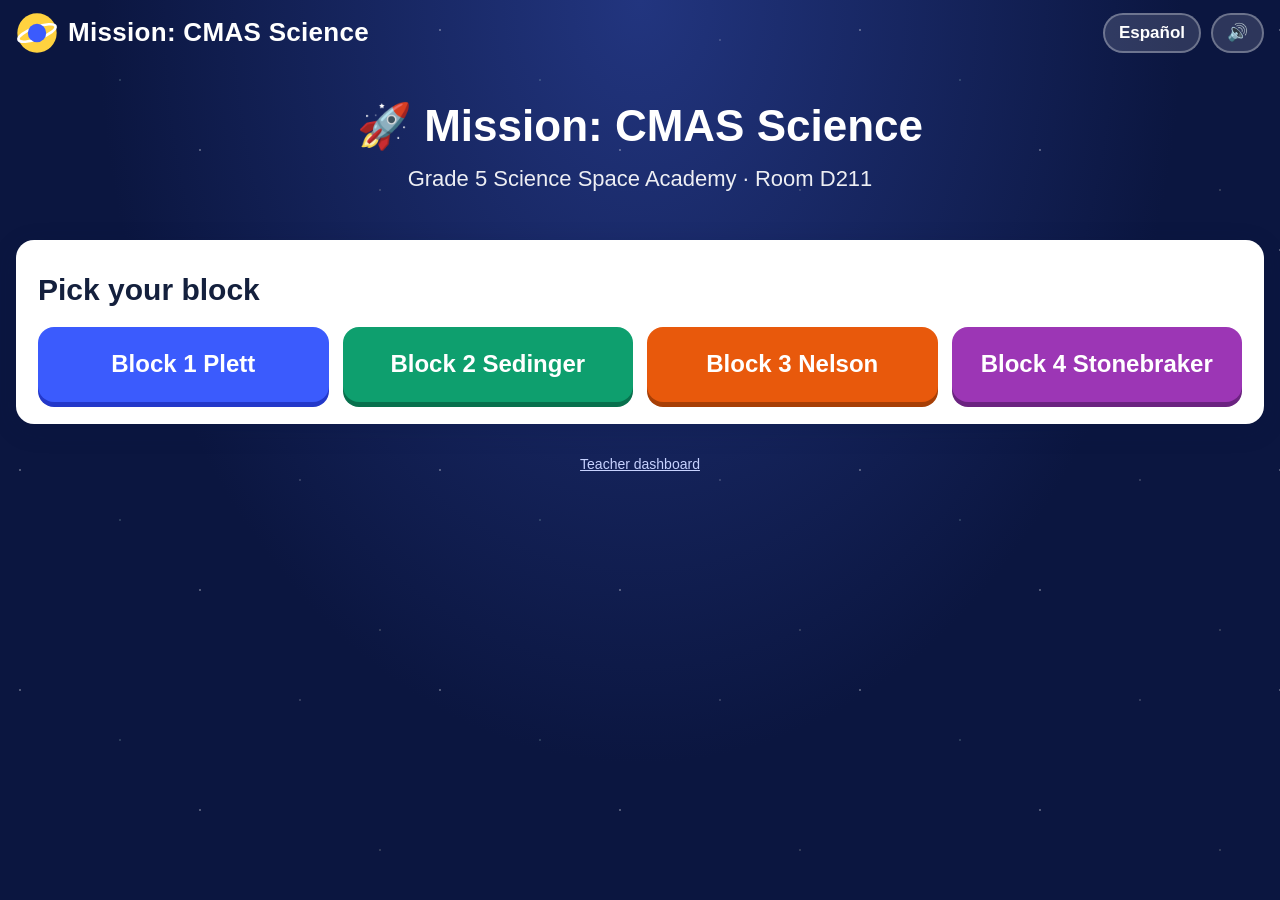
<file: index.html>
<!doctype html>
<html lang="en">
<head>
<meta charset="utf-8">
<meta name="viewport" content="width=device-width,initial-scale=1">
<meta name="referrer" content="no-referrer">
<title>Mission: CMAS Science · Room D211</title>
<link rel="icon" href="data:image/svg+xml,<svg xmlns='http://www.w3.org/2000/svg' viewBox='0 0 64 64'><circle cx='32' cy='32' r='30' fill='%23ffd23f'/><circle cx='32' cy='32' r='14' fill='%233b5bfd'/></svg>">
<link rel="stylesheet" href="css/style.css">
</head>
<body>
<main id="app" aria-live="polite"><p style="color:#fff;text-align:center;margin-top:20vh;font-size:24px">Loading mission…</p></main>
<noscript><p style="color:#fff">This site needs JavaScript turned on.</p></noscript>
<script src="config/settings.js"></script>
<script src="config/roster.js"></script>
<script src="config/numbering.js"></script>
<script src="config/videos.js"></script>
<script src="js/data.js"></script>
<script src="js/i18n.js"></script>
<script src="js/sound.js"></script>
<script src="js/doors.js"></script>
<script src="js/store.js"></script>
<script src="js/mydata.js"></script>
<script src="js/app.js"></script>
</body>
</html>
</file>
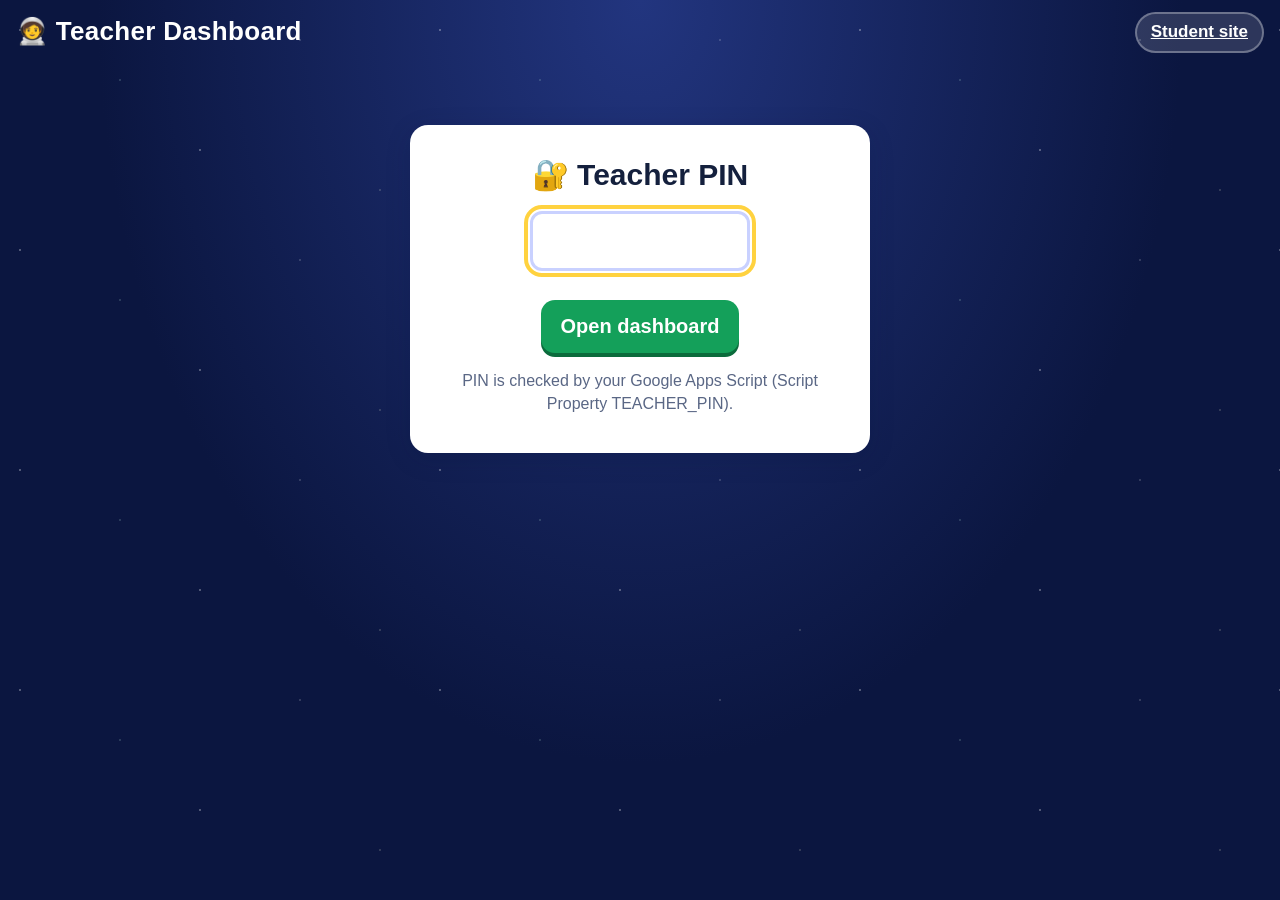
<file: teacher.html>
<!doctype html>
<html lang="en">
<head>
<meta charset="utf-8">
<meta name="viewport" content="width=device-width,initial-scale=1">
<meta name="referrer" content="no-referrer">
<title>Teacher Dashboard · Mission: CMAS Science</title>
<link rel="icon" href="data:image/svg+xml,<svg xmlns='http://www.w3.org/2000/svg' viewBox='0 0 64 64'><circle cx='32' cy='32' r='30' fill='%23ffd23f'/><circle cx='32' cy='32' r='14' fill='%233b5bfd'/></svg>">
<link rel="stylesheet" href="css/style.css">
</head>
<body>
<main id="app" aria-live="polite"><p style="color:#fff;text-align:center;margin-top:20vh;font-size:24px">Loading mission…</p></main>
<noscript><p style="color:#fff">This site needs JavaScript turned on.</p></noscript>
<script src="config/settings.js"></script>
<script src="config/roster.js"></script>
<script src="config/numbering.js"></script>
<script src="config/videos.js"></script>
<script src="js/data.js"></script>
<script src="js/i18n.js"></script>
<script src="js/sound.js"></script>
<script src="js/doors.js"></script>
<script src="js/store.js"></script>
<script src="js/mydata.js"></script>
<script src="js/teacher2.js"></script>
<script src="js/teacher.js"></script>
</body>
</html>
</file>
<file: css/style.css>
:root{--bg:#0b1640;--bg2:#13235e;--card:#ffffff;--ink:#14203d;--muted:#5a6785;--pri:#3b5bfd;--pri2:#2338c9;--ok:#14a05a;--okbg:#e3f8ec;--no:#d9480f;--nobg:#fff0e6;
--ess:#0e7490;--ps:#b45309;--ls:#15803d;--strat:#7c3aed;--map:#be185d;--gold:#f5b400;--r:18px;--sh:0 6px 24px rgba(10,20,60,.18)}
*{box-sizing:border-box}
html,body{margin:0;padding:0}
html{background:#0b1240}
body{font-family:"Atkinson Hyperlegible","Segoe UI",Roboto,Arial,sans-serif;font-size:20px;line-height:1.45;color:var(--ink);
 background:radial-gradient(ellipse at top,#22357f 0%,var(--bg) 60%) fixed;min-height:100vh}
body:before{content:"";position:fixed;inset:0;pointer-events:none;z-index:0;opacity:.55;
 background-image:radial-gradient(1.5px 1.5px at 20px 30px,#fff,transparent),radial-gradient(1px 1px at 120px 80px,#cfe,transparent),radial-gradient(1.5px 1.5px at 200px 150px,#fff,transparent),radial-gradient(1px 1px at 300px 40px,#fff,transparent),radial-gradient(1px 1px at 380px 190px,#ffd,transparent);
 background-size:420px 220px}
#app{position:relative;z-index:1;max-width:1280px;margin:0 auto;padding:12px 16px 60px}
button,select,input,textarea{font:inherit}
button{cursor:pointer}
.sr{position:absolute;width:1px;height:1px;overflow:hidden;clip:rect(0 0 0 0)}
:focus-visible{outline:4px solid #ffd23f;outline-offset:2px}
/* top bar */
.top{display:flex;align-items:center;gap:10px;flex-wrap:wrap;color:#fff;margin-bottom:12px}
.brand{font-weight:800;font-size:26px;letter-spacing:.3px;display:flex;align-items:center;gap:10px}
.brand .logo{width:42px;height:42px}
.top .sp{flex:1}
.pill{background:rgba(255,255,255,.14);color:#fff;border:2px solid rgba(255,255,255,.3);border-radius:999px;padding:6px 14px;font-weight:700;font-size:17px}
.pill[aria-pressed=true]{background:#ffd23f;color:#1b1b1b;border-color:#ffd23f}
.who{font-size:17px;opacity:.95}
/* cards */
.card{background:var(--card);border-radius:var(--r);box-shadow:var(--sh);padding:22px}
.hero{color:#fff;text-align:center;padding:24px 8px}
.hero h1{font-size:44px;margin:.1em 0}
.hero p{font-size:22px;opacity:.92;margin:.2em 0 1em}
.grid{display:grid;gap:14px}
.g4{grid-template-columns:repeat(auto-fit,minmax(220px,1fr))}
.g5{grid-template-columns:repeat(auto-fill,minmax(170px,1fr))}
.big{font-size:24px;font-weight:800;padding:20px;border-radius:16px;border:0;color:#fff;background:var(--pri);box-shadow:0 5px 0 var(--pri2);transition:transform .08s}
.big:active{transform:translateY(3px);box-shadow:0 2px 0 var(--pri2)}
.big.b1{background:#3b5bfd;box-shadow:0 5px 0 #2338c9}.big.b2{background:#0e9f6e;box-shadow:0 5px 0 #08704d}.big.b3{background:#e8590c;box-shadow:0 5px 0 #a73f06}.big.b4{background:#9c36b5;box-shadow:0 5px 0 #6b2380}
.name{font-size:21px;font-weight:700;padding:16px 10px;border-radius:14px;border:3px solid #d6dcf5;background:#f6f8ff;color:var(--ink)}
.name:hover{border-color:var(--pri)}
.btn{border:0;border-radius:14px;padding:12px 20px;font-weight:800;font-size:20px;background:var(--pri);color:#fff;box-shadow:0 4px 0 var(--pri2)}
.btn:disabled{opacity:.45;cursor:not-allowed}
.btn.ghost{background:#eef1ff;color:var(--pri2);box-shadow:0 4px 0 #c9d1ff}
.btn.ok{background:var(--ok);box-shadow:0 4px 0 #0b6b3c}
.btn.warn{background:#f59f00;box-shadow:0 4px 0 #b37400;color:#1b1b1b}
.btn.sm{font-size:16px;padding:8px 12px}
.row{display:flex;gap:12px;align-items:center;flex-wrap:wrap}
.muted{color:var(--muted)}
h2{font-size:30px;margin:.2em 0 .5em}
h3{font-size:23px;margin:.6em 0 .3em}
/* mission map */
.sect{color:#fff;font-size:24px;font-weight:800;margin:22px 0 10px}
.mission{display:flex;flex-direction:column;gap:8px;text-align:left;background:#fff;border-radius:18px;border:0;padding:16px;box-shadow:var(--sh);color:var(--ink);min-height:150px;position:relative}
.mission .tag{font-size:15px;font-weight:800;text-transform:uppercase;letter-spacing:.5px}
.mission .t{font-size:20px;font-weight:800;line-height:1.25}
.mission.locked{opacity:.55;cursor:not-allowed}
.mission .stars{font-size:22px;letter-spacing:2px}
.c-ESS{color:var(--ess)}.c-PS{color:var(--ps)}.c-LS{color:var(--ls)}.c-STRAT{color:var(--strat)}.c-MAP{color:var(--map)}
.bar{height:14px;background:#e6e9f5;border-radius:99px;overflow:hidden}
.bar>i{display:block;height:100%;background:linear-gradient(90deg,#3b5bfd,#22c3ee);border-radius:99px;transition:width .5s}
.bar.lv-m>i{background:linear-gradient(90deg,#f5b400,#ffdd55)}.bar.lv-p>i{background:linear-gradient(90deg,#14a05a,#5ee08f)}
/* question screen */
.qhead{display:flex;flex-wrap:wrap;gap:10px;align-items:center;color:#fff;margin-bottom:8px}
.qhead .lab{font-size:22px;font-weight:800}
.chip{display:inline-block;font-size:15px;font-weight:800;border-radius:999px;padding:4px 12px;background:#eef1ff;color:var(--pri2)}
.chip.src-cmas{background:#e0f2fe;color:#075985}.chip.src-nwea_sample{background:#fce7f3;color:#9d174d}.chip.src-original{background:#fdf2f8;color:#9d174d}.chip.src-strategy{background:#ede9fe;color:#5b21b6}
.progress{flex:1;min-width:200px;height:18px;background:rgba(255,255,255,.2);border-radius:99px;overflow:hidden}
.progress>i{display:block;height:100%;background:linear-gradient(90deg,#ffd23f,#ff8f3f);transition:width .4s}
.qwrap{display:grid;grid-template-columns:minmax(0,1.25fr) minmax(0,1fr);gap:16px}
@media (max-width:980px){.qwrap{grid-template-columns:1fr}}
.official{background:#fff;border-radius:var(--r);box-shadow:var(--sh);padding:14px;overflow:auto;max-height:78vh}
.official img{width:100%;height:auto;display:block;border-radius:8px}
.official.zoom img{width:150%}
.langtabs{display:flex;gap:8px;margin-bottom:8px;flex-wrap:wrap}
.panel{background:#fff;border-radius:var(--r);box-shadow:var(--sh);padding:18px;align-self:start}
.stem{font-size:21px;margin:0 0 12px}
.choice{display:flex;gap:12px;align-items:flex-start;width:100%;text-align:left;border:3px solid #d6dcf5;background:#f8f9ff;border-radius:14px;padding:12px 14px;margin:8px 0;font-size:20px;color:var(--ink)}
.choice .L{flex:none;width:40px;height:40px;border-radius:50%;display:grid;place-items:center;font-weight:900;background:#e4e8ff;color:var(--pri2)}
.choice[aria-pressed=true]{border-color:var(--pri);background:#eef1ff}
.choice[aria-pressed=true] .L{background:var(--pri);color:#fff}
.choice .es{display:block;font-size:17px;color:#7a4b00;margin-top:3px}
.choice.struck{opacity:.45;text-decoration:line-through}
.blank{margin:10px 0;padding:10px;border-radius:12px;background:#f8f9ff;border:2px solid #e3e7fb}
.blank .bl{font-weight:800;font-size:18px;margin-bottom:6px}
.opts{display:flex;flex-wrap:wrap;gap:8px}
.opt{border:3px solid #d6dcf5;background:#fff;border-radius:12px;padding:8px 14px;font-size:19px;font-weight:700;color:var(--ink);text-align:left}
.opt[aria-pressed=true]{border-color:var(--pri);background:var(--pri);color:#fff}
.opt .es{display:block;font-size:15px;font-weight:600;opacity:.85}
.hintbox{background:#fff8db;border:3px dashed #f5b400;border-radius:14px;padding:10px 14px;margin:10px 0;font-size:20px}
.fb{border-radius:16px;padding:16px;margin-top:12px;font-size:21px}
.fb.ok{background:var(--okbg);border:3px solid var(--ok)}
.fb.no{background:var(--nobg);border:3px solid var(--no)}
.code{font-family:"Courier New",monospace;font-size:34px;font-weight:900;letter-spacing:2px;background:#14203d;color:#ffd23f;padding:6px 16px;border-radius:12px;display:inline-block;margin:6px 0}
.codein{font-size:26px;font-family:"Courier New",monospace;font-weight:800;letter-spacing:2px;padding:8px 12px;border:3px solid #c9d1ff;border-radius:12px;width:220px;text-transform:uppercase}
.why{background:#eef6ff;border-left:6px solid var(--pri);padding:12px 14px;border-radius:10px;margin:10px 0}
.video{background:#0f172a;color:#cbd5e1;border-radius:14px;padding:16px;text-align:center;margin:10px 0}
.video iframe{width:100%;aspect-ratio:16/9;border:0;border-radius:10px}
textarea.cr{width:100%;min-height:150px;font-size:19px;padding:10px;border:3px solid #c9d1ff;border-radius:12px}
.toolbar{display:flex;gap:8px;flex-wrap:wrap;margin:6px 0 10px}
/* celebrate + pause overlays */
.ov{position:fixed;inset:0;z-index:50;display:grid;place-items:center;background:rgba(5,10,35,.82)}
.ov .box{background:#fff;border-radius:24px;padding:28px;max-width:560px;text-align:center;box-shadow:var(--sh)}
.ov .box h2{margin-top:0}
.confetti{position:fixed;top:-20px;width:10px;height:16px;z-index:60;border-radius:3px;animation:fall 1.6s linear forwards}
@keyframes fall{to{transform:translateY(110vh) rotate(720deg);opacity:.8}}
.starpop{animation:pop .5s ease-out}
@keyframes pop{0%{transform:scale(.4)}70%{transform:scale(1.25)}100%{transform:scale(1)}}
/* tables */
table.t{border-collapse:collapse;width:100%;font-size:16px;background:#fff}
table.t th,table.t td{border:1px solid #dfe3f0;padding:6px 8px;text-align:left;vertical-align:top}
table.t th{background:#f1f4ff;position:sticky;top:0}
.hot{background:#ffe3e3 !important;font-weight:800}
.warmc{background:#fff4d6}
.okc{background:#e3f8ec}
.tabs{display:flex;gap:6px;flex-wrap:wrap;margin:10px 0}
.tabs button{border:0;border-radius:10px;padding:8px 12px;font-weight:800;background:#e8ecff;color:#2338c9;font-size:16px}
.tabs button[aria-selected=true]{background:#2338c9;color:#fff}
.flag{display:inline-block;border-radius:8px;padding:2px 8px;font-size:14px;font-weight:800;margin:2px}
.f-work{background:#d3f9d8;color:#0b6b3c}.f-idle{background:#fff3bf;color:#8a5a00}.f-race{background:#ffe8cc;color:#b35000}.f-off{background:#e7e7ef;color:#444}.f-none{background:#ffe3e3;color:#b00020}
.badge{display:inline-flex;align-items:center;gap:6px;background:#fff7d6;border:2px solid #f5b400;border-radius:999px;padding:4px 12px;font-weight:800;font-size:17px;margin:4px}
.skillmap{display:grid;grid-template-columns:repeat(auto-fill,minmax(250px,1fr));gap:12px}
.skill{background:#fff;border-radius:16px;padding:14px;box-shadow:var(--sh)}
.skill .lv{font-weight:900;font-size:16px}
.lv-n{color:#64748b}.lv-pr{color:#b45309}.lv-p{color:#15803d}.lv-m{color:#a16207}
.chart{width:100%;height:auto;background:#fff;border-radius:12px}
.small{font-size:16px}
.note{font-size:15px;color:var(--muted)}
.footer{color:#c7d2fe;font-size:14px;text-align:center;margin-top:30px}
/* doors */
.doorstage{position:fixed;inset:0;z-index:70;overflow:hidden;background:radial-gradient(ellipse at center,#1d2d6b 0%,#050b24 70%)}
.doorstage .stars2{position:absolute;inset:-50%;background-image:radial-gradient(2px 2px at 30px 40px,#fff,transparent),radial-gradient(1.5px 1.5px at 140px 90px,#bde,transparent),radial-gradient(1px 1px at 230px 170px,#fff,transparent);background-size:260px 200px;animation:drift 2s linear}
@keyframes drift{to{transform:translate(-60px,20px)}}
.doorstage .tc{position:absolute;left:50%;bottom:8%;transform:translateX(-50%);width:min(520px,80vw);background:#1f2937;border:3px solid #9ca3af;border-radius:10px;padding:6px;color:#e5e7eb;font-weight:900;letter-spacing:1px;text-align:center;font-size:18px}
.doorstage .tc .fill{height:16px;background:#22c55e;width:0;border-radius:4px;margin-top:4px;animation:fillbar 1.2s .2s ease-out forwards}
@keyframes fillbar{to{width:100%}}
.door{position:absolute;left:50%;top:44%;width:min(420px,70vw);height:min(420px,70vw);transform:translate(-50%,-50%)}
.astro{position:absolute;width:70px;height:84px}
@media (prefers-reduced-motion:reduce){*{animation-duration:.01ms !important;transition-duration:.01ms !important}}
/* My Data / Standards / Skill map additions */
.g2{grid-template-columns:repeat(auto-fit,minmax(320px,1fr))}.g3{grid-template-columns:repeat(auto-fit,minmax(260px,1fr))}
.bar.gold>i{background:linear-gradient(90deg,#f5b400,#ffdd55)}.bar.warn>i{background:linear-gradient(90deg,#f97316,#fbbf24)}
.stat{background:#f4f6ff;border-radius:16px;padding:12px;text-align:center}.stat b{display:block;font-size:34px;color:#2338c9}.stat span{font-weight:700;color:#475569}
.means li{font-size:19px;margin:6px 0}
svg.chart{width:100%;max-width:560px;background:#fbfcff;border-radius:12px}
.badges{display:flex;flex-wrap:wrap;gap:10px}.badgebig{background:#fff7d6;border:2px solid #ffd23f;border-radius:16px;padding:8px 12px;min-width:120px;text-align:center}
.badgebig span{font-size:30px;display:block}.badgebig small{display:block;color:#64748b;font-size:13px}
.pairs{display:grid;gap:8px}.pairrow{display:grid;grid-template-columns:170px 1fr 1fr;gap:8px;align-items:center}.pl{font-weight:800}
.pb{position:relative;background:#eef1ff;border-radius:10px;height:28px;overflow:hidden}.pb>div{height:100%}.pb .b1{background:#a5b4fc}.pb .b2{background:#22c55e}.pb span{position:absolute;left:8px;top:3px;font-weight:800;font-size:14px}
.qgrid{display:flex;flex-wrap:wrap;gap:6px;margin-top:12px}.qc{background:#f4f6ff;border-radius:10px;padding:4px 8px;display:flex;gap:4px;align-items:center;font-size:15px}
.qc .g{color:#15803d;font-weight:900}.qc .y{color:#b45309;font-weight:900}.qc .r{color:#b91c1c;font-weight:900}
button.skill{border:0;text-align:left;cursor:pointer;display:grid;gap:6px;font:inherit}.sk-n{font-weight:900;color:#94a3b8}.sk-t{font-weight:800;font-size:19px}.sk-l{font-size:15px;font-weight:700}
.skill.lv-m{outline:3px solid #ffd23f}
.stdcol h4{margin:4px 0 8px;font-size:20px}.stdcard{background:#fff;border-radius:14px;padding:10px 12px;margin-bottom:10px;box-shadow:var(--sh);border-left:8px solid #cbd5e1;display:grid;gap:4px}
.stdcard.g-got{border-left-color:#22c55e}.stdcard.g-getting{border-left-color:#3b5bfd}.stdcard.g-notyet{border-left-color:#f97316}
.stdcode{font-weight:900;color:#2338c9;font-size:17px}.stdkid{font-size:18px;font-weight:600}
.btn.sm{font-size:15px;padding:6px 10px}
@media print{.top,.btn,.pill{display:none!important} body{background:#fff!important} .card{box-shadow:none;border:1px solid #ccc;break-inside:avoid}}
.linkbtn{background:none;border:0;color:#2338c9;font-weight:800;font-size:17px;cursor:pointer;text-decoration:underline;padding:0}
.grp{background:#f8faff;border-left:8px solid #3b5bfd;border-radius:12px;padding:10px 12px;margin:10px 0;display:grid;gap:6px}.grp.whole{border-left-color:#f97316;background:#fff7ed}
.flagcard{border:1px solid #e2e8f0;border-radius:12px;padding:8px 12px;margin:8px 0}.dim{opacity:.55}
tr.hot td{background:#fff1f2}.code-ok{font-family:ui-monospace,monospace;font-weight:900;color:#15803d}.code-no{font-family:ui-monospace,monospace;font-weight:900;color:#b91c1c}
.setrow{display:flex;justify-content:space-between;gap:10px;margin:6px 0;font-size:17px}.setrow input{width:90px;font-size:17px}
input.rit{width:52px;font-size:15px} select,input[type=date]{font-size:16px;padding:4px}
@media print{.noprint,.tabs{display:none!important}}
.bl .es,.stem .es,.pl .es{display:block;font-weight:600;color:#7a4b00;font-size:.9em}
.pausebtn{margin-left:auto;font-size:17px;padding:8px 14px}
.resumecard{border:4px solid #ffd23f}
.btn.big{font-size:24px;padding:14px 26px}
.f-pause{background:#e0e7ff;color:#3730a3}
</file>
